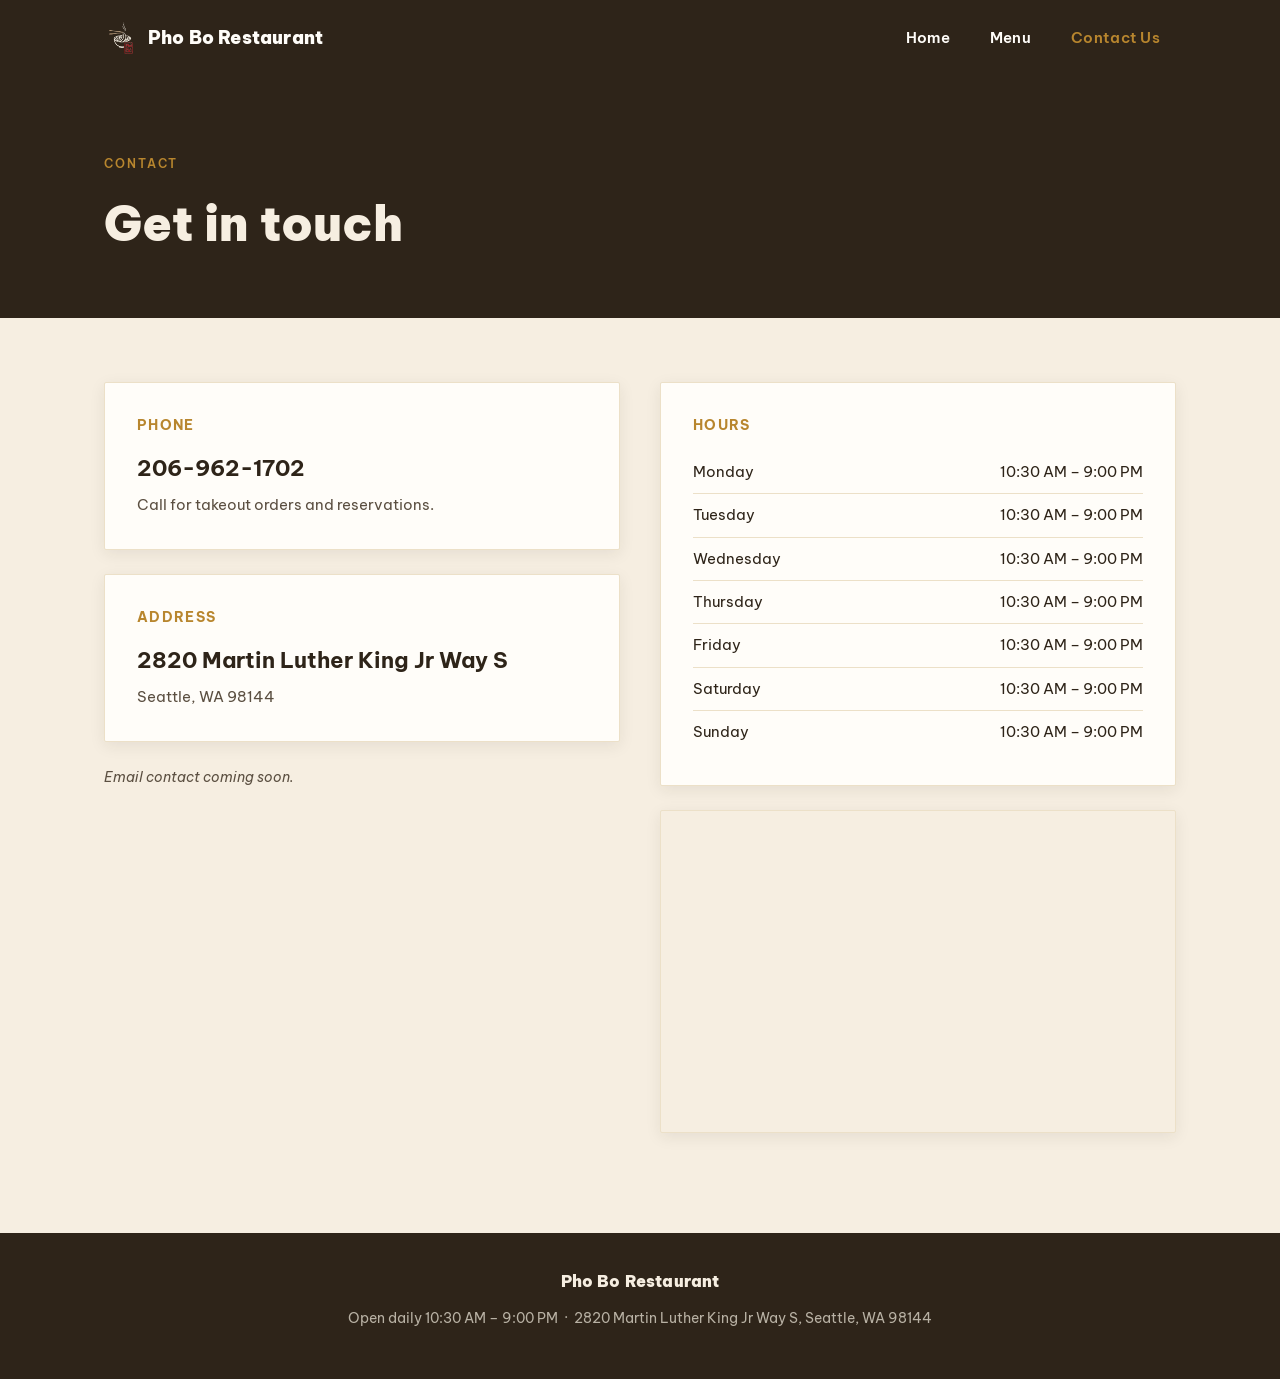
<file: contact.html>
<!DOCTYPE html>
<html lang="en">
<head>
<meta charset="UTF-8">
<meta name="viewport" content="width=device-width, initial-scale=1.0">
<title>Contact Us — Pho Bo Restaurant</title>
<meta name="description" content="Contact Pho Bo Restaurant — phone, address, and hours.">
<link rel="preconnect" href="https://fonts.googleapis.com">
<link rel="preconnect" href="https://fonts.gstatic.com" crossorigin>
<link href="https://fonts.googleapis.com/css2?family=Be+Vietnam+Pro:wght@400;500;600;700;900&display=swap" rel="stylesheet">
<link rel="icon" href="images/favicon.png" type="image/png">
<link rel="stylesheet" href="css/style.css">
</head>
<body>

<header class="site-header">
  <div class="wrap">
    <a href="index.html" class="brand">
      <img class="brand-mark brand-mark-light" src="images/logo-light.png" alt="Pho Bo Restaurant logo">
      <img class="brand-mark brand-mark-dark" src="images/logo-transparent.png" alt="Pho Bo Restaurant logo">
      Pho Bo Restaurant
    </a>
    <button class="nav-toggle" aria-label="Toggle navigation">
      <span></span><span></span><span></span>
    </button>
    <nav class="main-nav">
      <a href="index.html">Home</a>
      <a href="menu.html">Menu</a>
      <a href="contact.html">Contact Us</a>
    </nav>
  </div>
</header>

<section class="page-hero">
  <div class="wrap">
    <span class="eyebrow">Contact</span>
    <h1>Get in touch</h1>
  </div>
</section>

<section class="contact-section">
  <div class="wrap">
    <div class="contact-grid">

      <div>
        <div class="contact-card">
          <h3>Phone</h3>
          <p class="contact-detail"><a href="tel:12069621702">206-962-1702</a></p>
          <p class="contact-sub">Call for takeout orders and reservations.</p>
        </div>

        <div class="contact-card" style="margin-top:24px;">
          <h3>Address</h3>
          <p class="contact-detail">2820 Martin Luther King Jr Way S</p>
          <p class="contact-sub">Seattle, WA 98144</p>
        </div>

        <p class="email-note">Email contact coming soon.</p>
      </div>

      <div>
        <div class="contact-card">
          <h3>Hours</h3>
          <ul class="contact-hours-list">
            <li><span>Monday</span><span>10:30 AM – 9:00 PM</span></li>
            <li><span>Tuesday</span><span>10:30 AM – 9:00 PM</span></li>
            <li><span>Wednesday</span><span>10:30 AM – 9:00 PM</span></li>
            <li><span>Thursday</span><span>10:30 AM – 9:00 PM</span></li>
            <li><span>Friday</span><span>10:30 AM – 9:00 PM</span></li>
            <li><span>Saturday</span><span>10:30 AM – 9:00 PM</span></li>
            <li><span>Sunday</span><span>10:30 AM – 9:00 PM</span></li>
          </ul>
        </div>

        <div class="map-embed">
          <iframe
            title="Map to Pho Bo Restaurant"
            src="https://www.google.com/maps?q=2820+Martin+Luther+King+Jr+Way+S,+Seattle,+WA+98144&output=embed"
            width="100%" height="100%" style="border:0;"
            allowfullscreen loading="lazy"
            referrerpolicy="no-referrer-when-downgrade">
          </iframe>
        </div>
      </div>

    </div>
  </div>
</section>

<footer class="site-footer">
  <div class="wrap">
    <div class="brand">Pho Bo Restaurant</div>
    <p>Open daily 10:30 AM – 9:00 PM &nbsp;·&nbsp; 2820 Martin Luther King Jr Way S, Seattle, WA 98144</p>
  </div>
</footer>

<script src="js/script.js"></script>
</body>
</html>
</file>
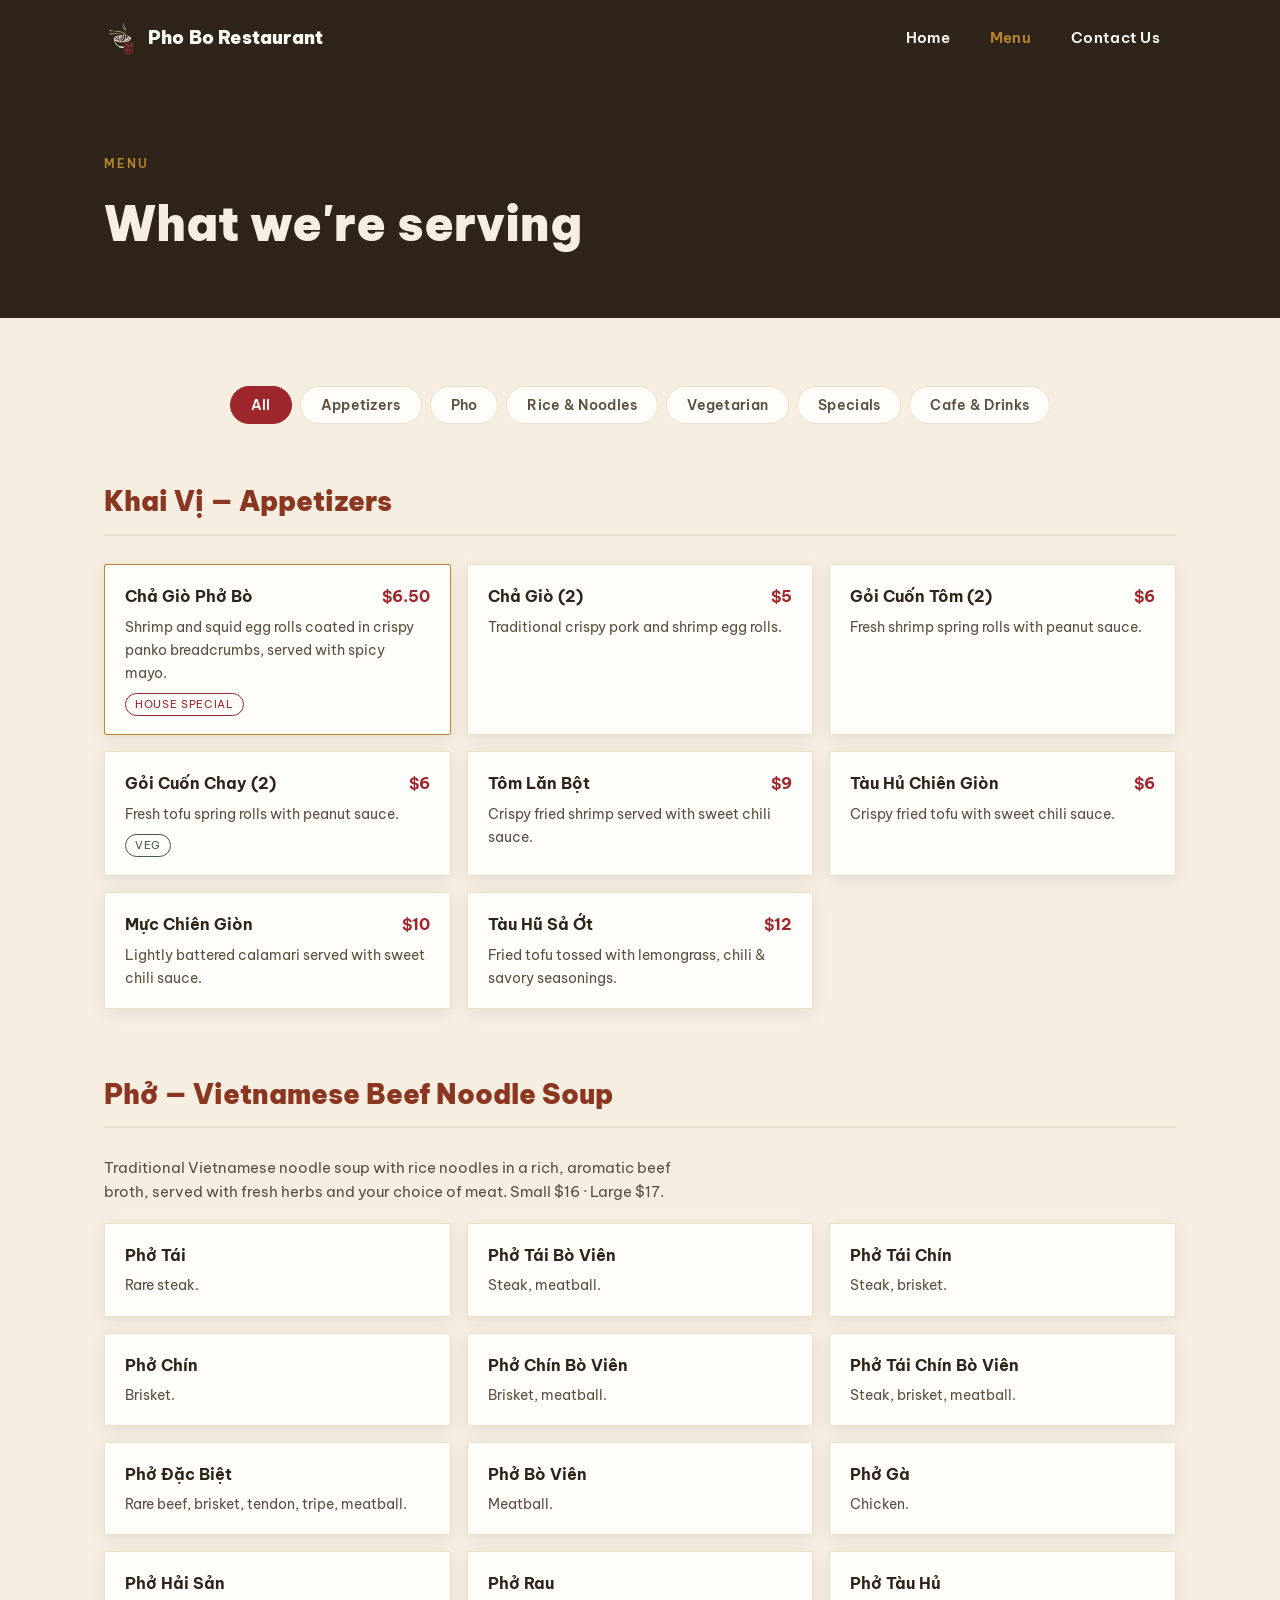
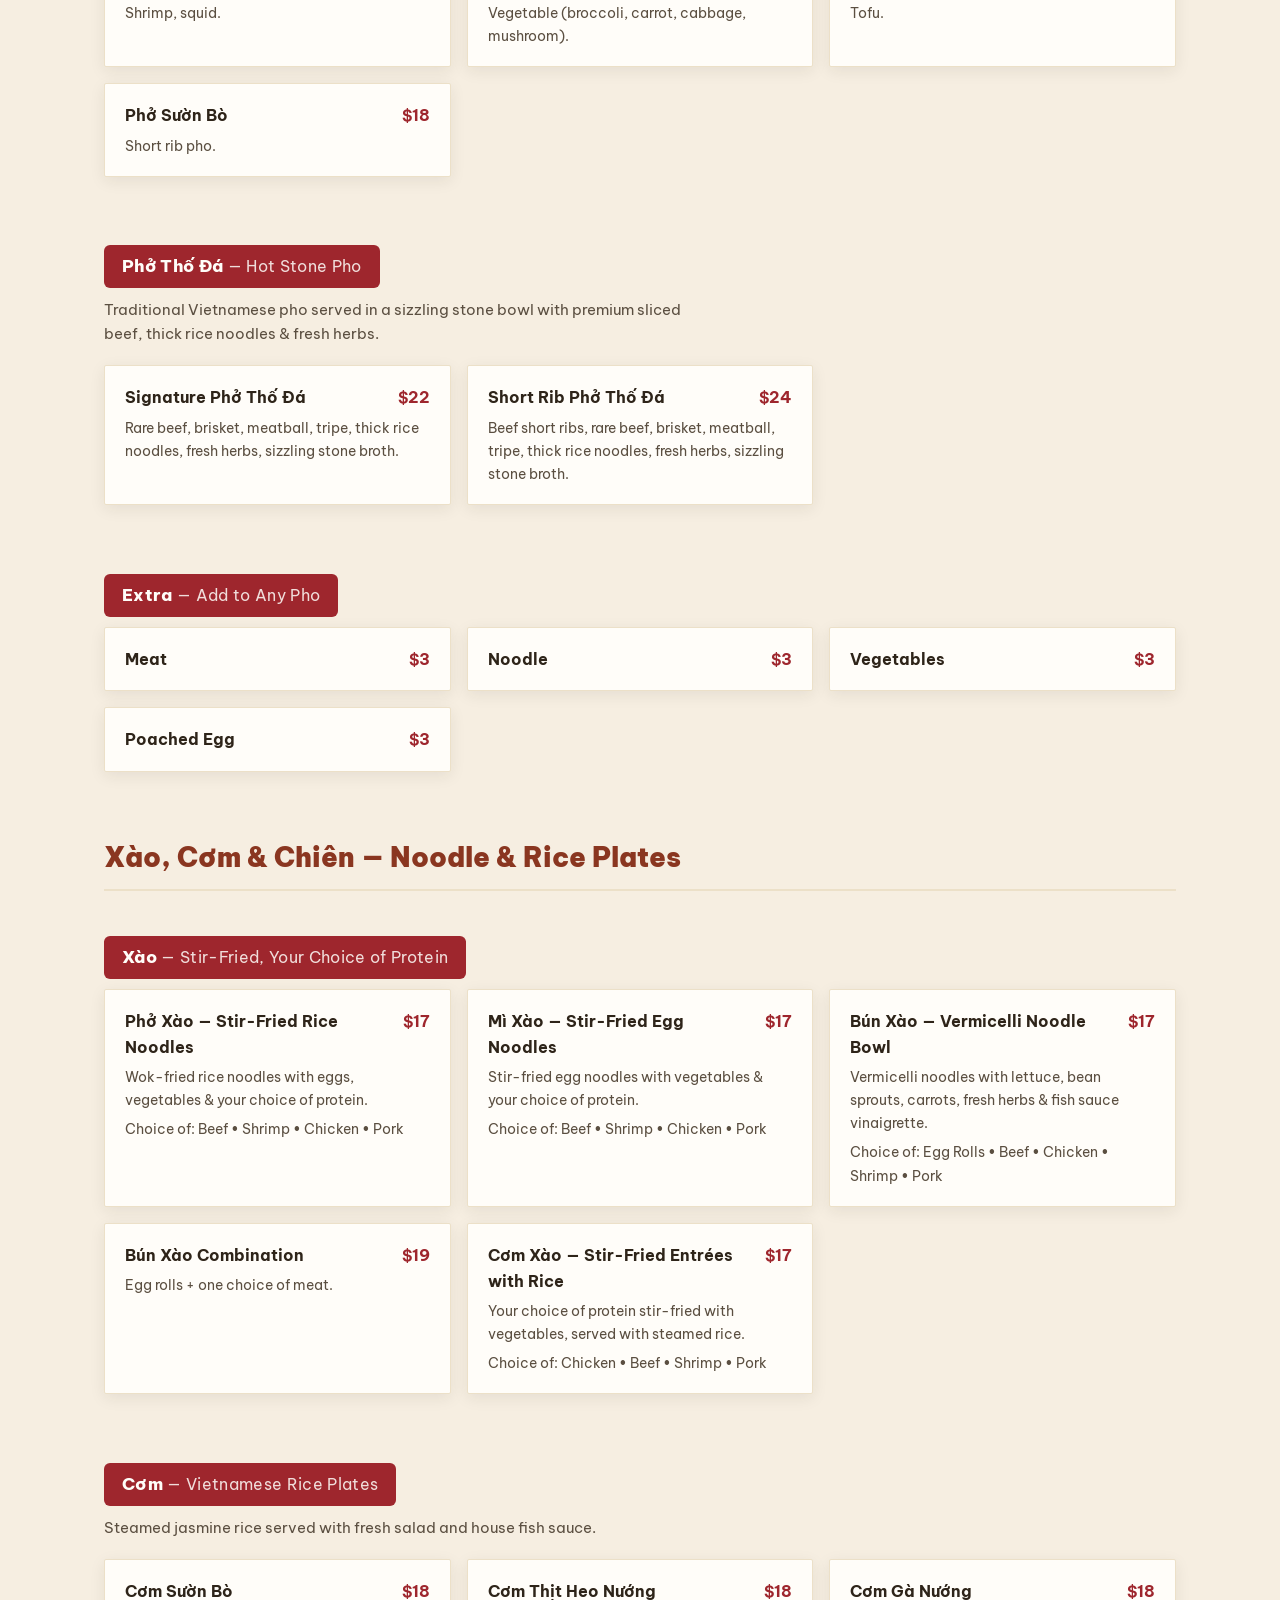
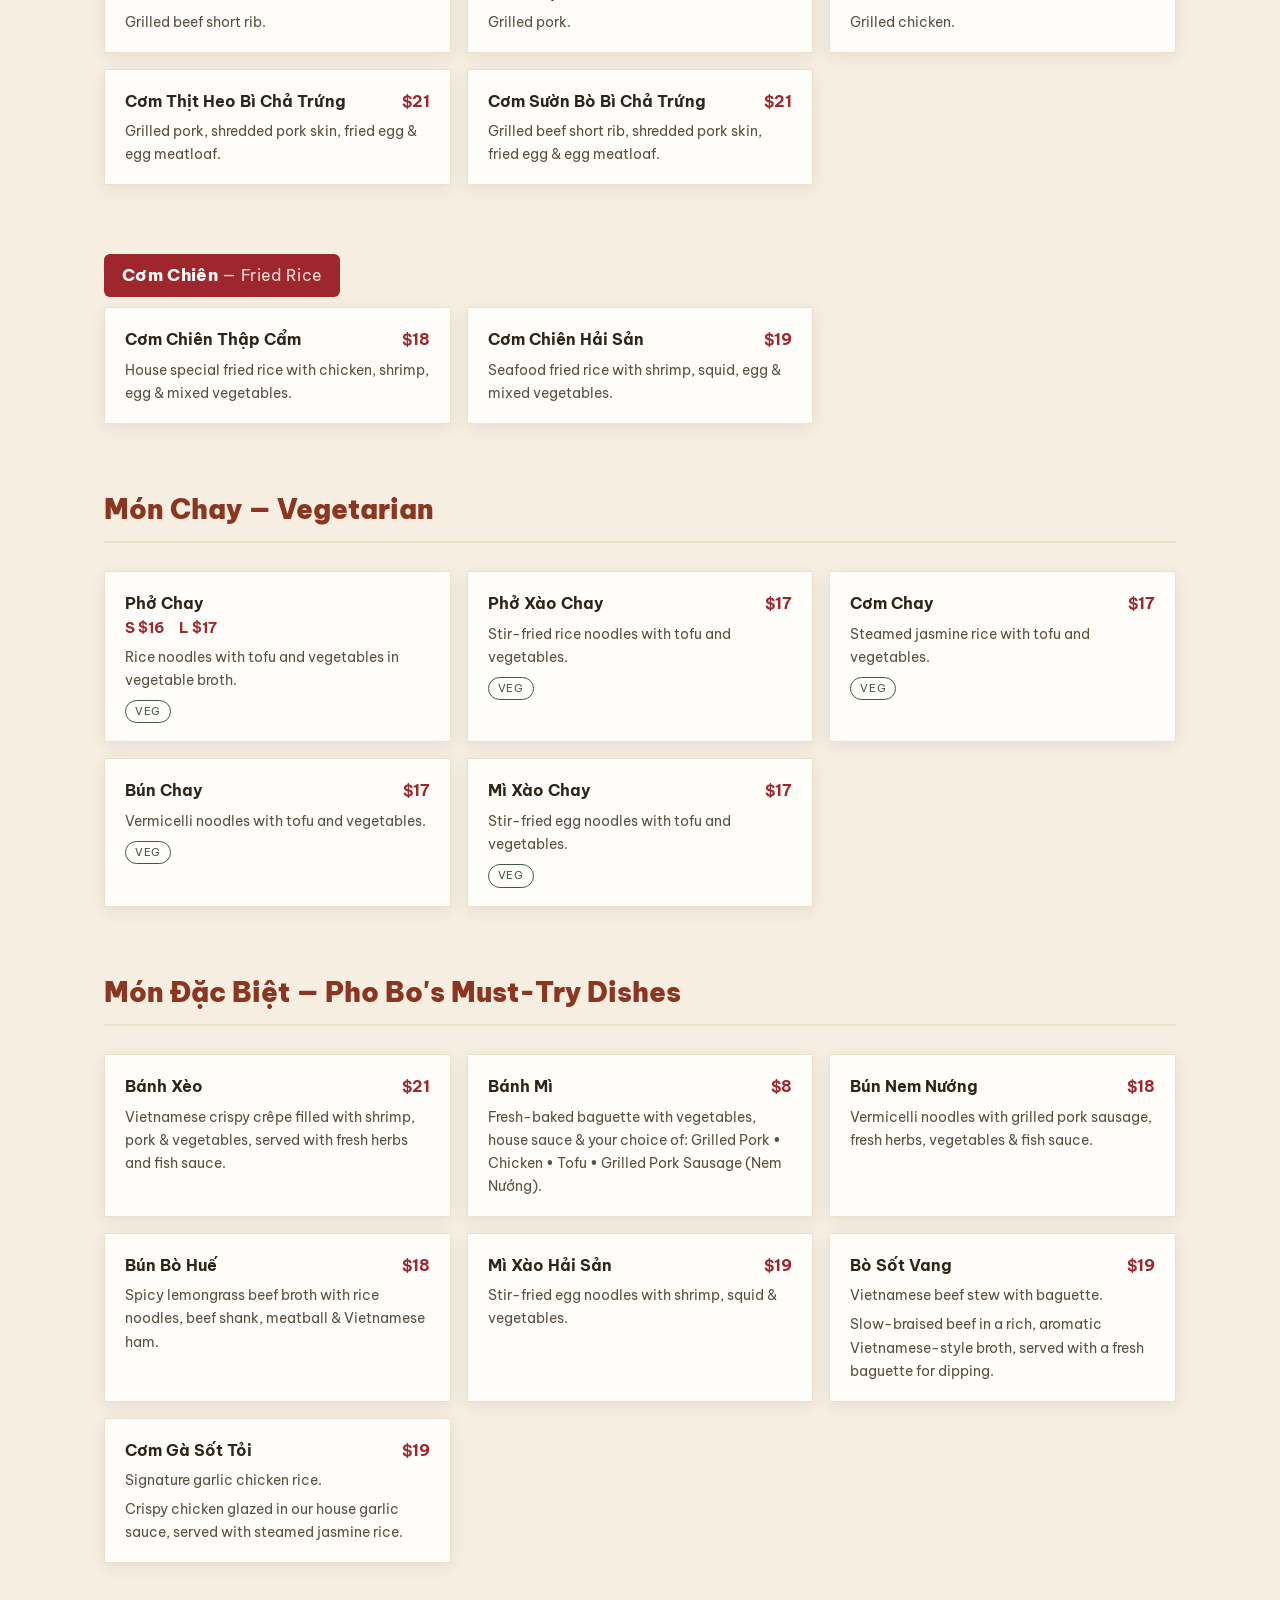
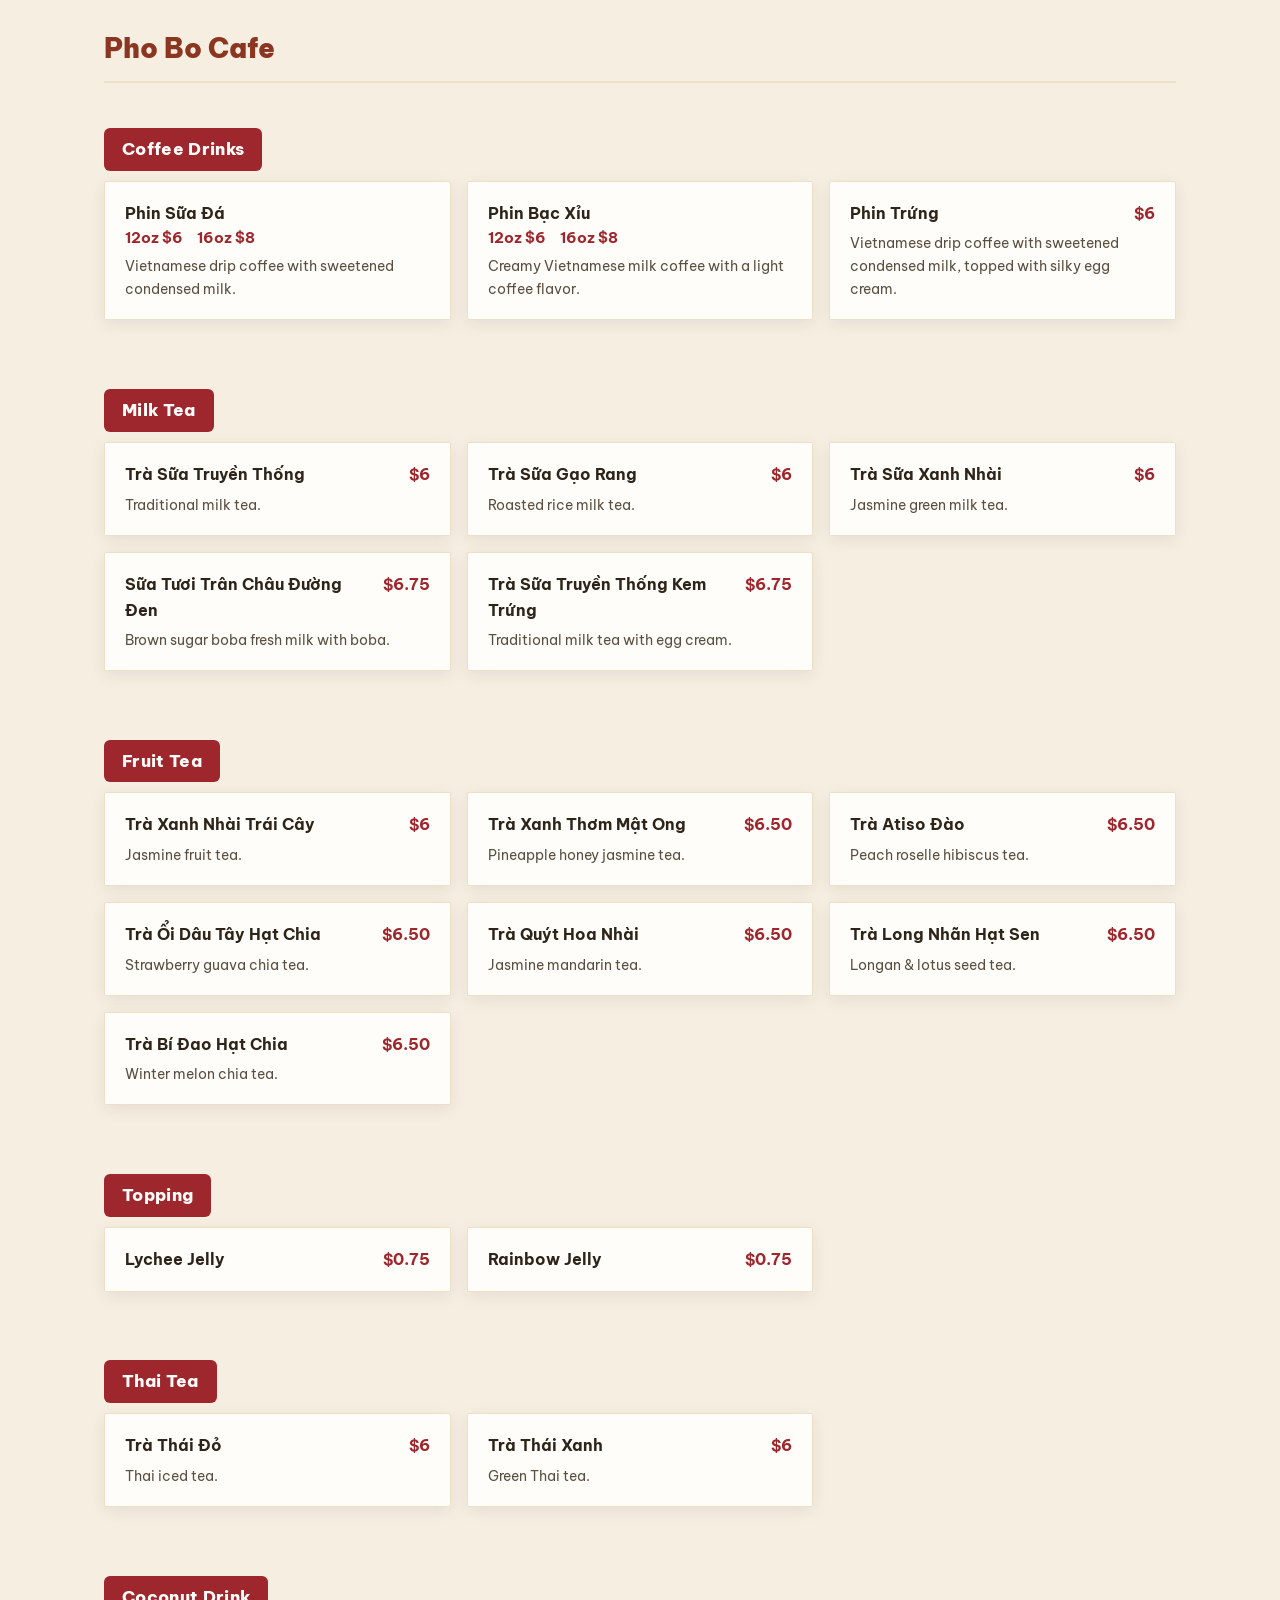
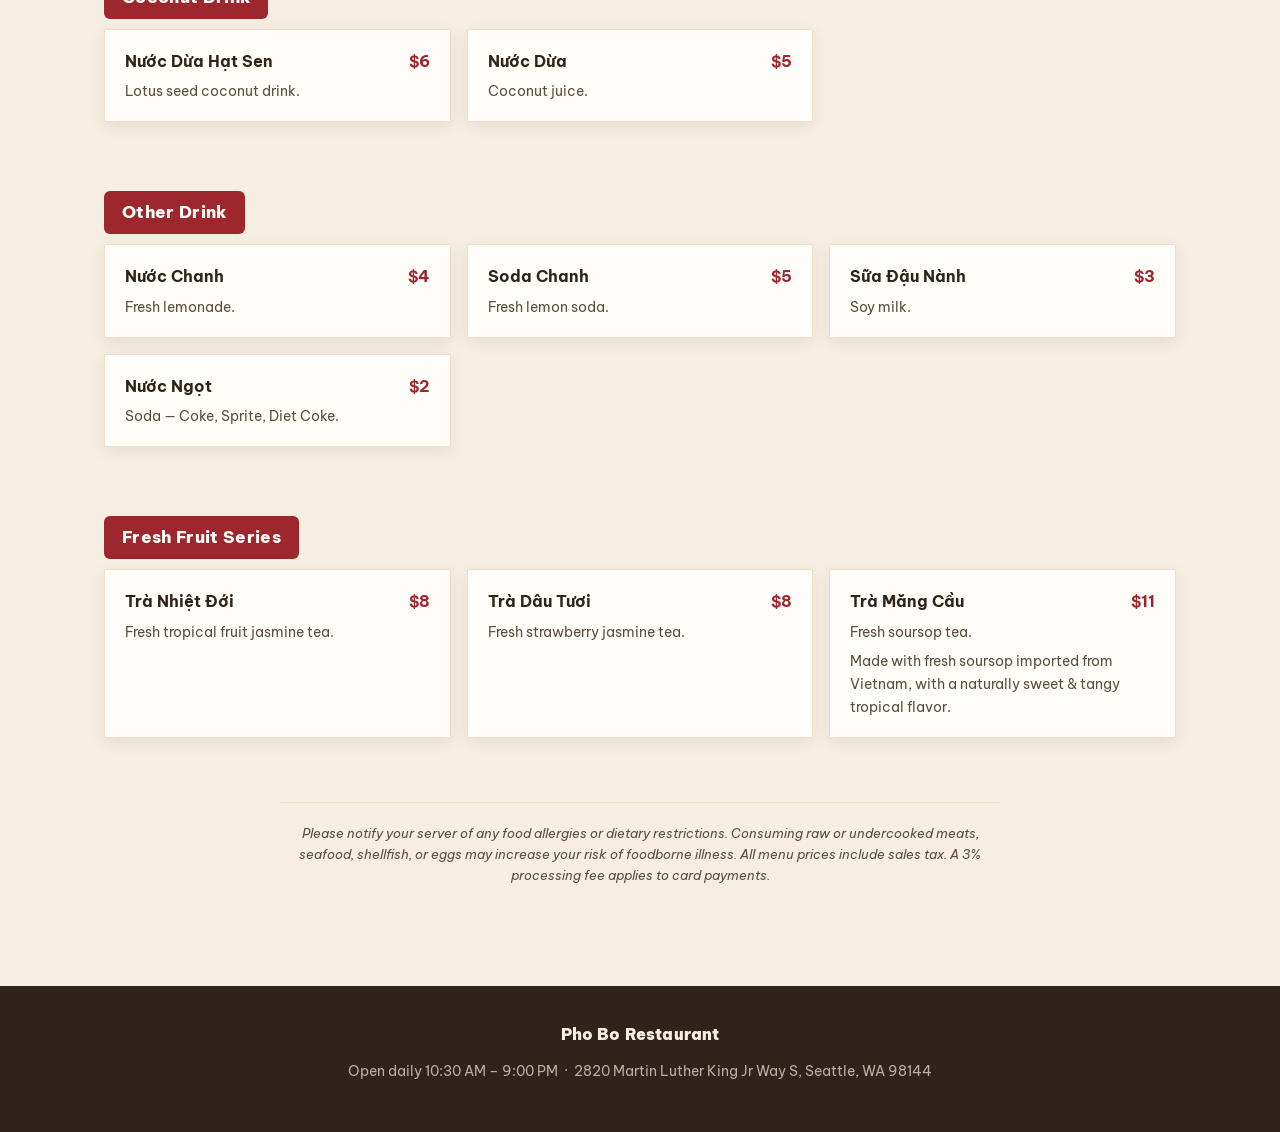
<file: menu.html>
<!DOCTYPE html>
<html lang="en">
<head>
<meta charset="UTF-8">
<meta name="viewport" content="width=device-width, initial-scale=1.0">
<title>Menu — Pho Bo Restaurant</title>
<meta name="description" content="Menu for Pho Bo Restaurant — pho, rice plates, vermicelli bowls, vegetarian options, and Pho Bo Cafe drinks.">
<link rel="preconnect" href="https://fonts.googleapis.com">
<link rel="preconnect" href="https://fonts.gstatic.com" crossorigin>
<link href="https://fonts.googleapis.com/css2?family=Be+Vietnam+Pro:wght@400;500;600;700;800;900&display=swap" rel="stylesheet">
<link rel="icon" href="images/favicon.png" type="image/png">
<link rel="stylesheet" href="css/style.css">
</head>
<body>

<header class="site-header">
  <div class="wrap">
    <a href="index.html" class="brand">
      <img class="brand-mark brand-mark-light" src="images/logo-light.png" alt="Pho Bo Restaurant logo">
      <img class="brand-mark brand-mark-dark" src="images/logo-transparent.png" alt="Pho Bo Restaurant logo">
      Pho Bo Restaurant
    </a>
    <button class="nav-toggle" aria-label="Toggle navigation">
      <span></span><span></span><span></span>
    </button>
    <nav class="main-nav">
      <a href="index.html">Home</a>
      <a href="menu.html">Menu</a>
      <a href="contact.html">Contact Us</a>
    </nav>
  </div>
</header>

<section class="page-hero">
  <div class="wrap">
    <span class="eyebrow">Menu</span>
    <h1>What we're serving</h1>
  </div>
</section>

<section class="menu-section">
  <div class="wrap">

    <div class="menu-tabs">
      <button class="menu-tab is-active" data-target="all">All</button>
      <button class="menu-tab" data-target="appetizers">Appetizers</button>
      <button class="menu-tab" data-target="pho">Pho</button>
      <button class="menu-tab" data-target="rice-noodles">Rice &amp; Noodles</button>
      <button class="menu-tab" data-target="vegetarian">Vegetarian</button>
      <button class="menu-tab" data-target="specials">Specials</button>
      <button class="menu-tab" data-target="drinks">Cafe &amp; Drinks</button>
    </div>

    <!-- ================= APPETIZERS ================= -->
    <div class="menu-group" data-group="appetizers">
      <h2 class="menu-group-title">Khai Vị — Appetizers</h2>
      <div class="menu-category">
        <div class="menu-grid">
          <div class="menu-item is-popular">
            <div class="menu-item-row"><span class="menu-item-name">Chả Giò Phở Bò</span><span class="menu-item-price">$6.50</span></div>
            <p class="menu-item-desc">Shrimp and squid egg rolls coated in crispy panko breadcrumbs, served with spicy mayo.</p>
            <span class="menu-item-tag" style="color:var(--color-lacquer); border-color:var(--color-lacquer);">House Special</span>
          </div>
          <div class="menu-item">
            <div class="menu-item-row"><span class="menu-item-name">Chả Giò (2)</span><span class="menu-item-price">$5</span></div>
            <p class="menu-item-desc">Traditional crispy pork and shrimp egg rolls.</p>
          </div>
          <div class="menu-item">
            <div class="menu-item-row"><span class="menu-item-name">Gỏi Cuốn Tôm (2)</span><span class="menu-item-price">$6</span></div>
            <p class="menu-item-desc">Fresh shrimp spring rolls with peanut sauce.</p>
          </div>
          <div class="menu-item">
            <div class="menu-item-row"><span class="menu-item-name">Gỏi Cuốn Chay (2)</span><span class="menu-item-price">$6</span></div>
            <p class="menu-item-desc">Fresh tofu spring rolls with peanut sauce.</p>
            <span class="menu-item-tag">Veg</span>
          </div>
          <div class="menu-item">
            <div class="menu-item-row"><span class="menu-item-name">Tôm Lăn Bột</span><span class="menu-item-price">$9</span></div>
            <p class="menu-item-desc">Crispy fried shrimp served with sweet chili sauce.</p>
          </div>
          <div class="menu-item">
            <div class="menu-item-row"><span class="menu-item-name">Tàu Hủ Chiên Giòn</span><span class="menu-item-price">$6</span></div>
            <p class="menu-item-desc">Crispy fried tofu with sweet chili sauce.</p>
          </div>
          <div class="menu-item">
            <div class="menu-item-row"><span class="menu-item-name">Mực Chiên Giòn</span><span class="menu-item-price">$10</span></div>
            <p class="menu-item-desc">Lightly battered calamari served with sweet chili sauce.</p>
          </div>
          <div class="menu-item">
            <div class="menu-item-row"><span class="menu-item-name">Tàu Hũ Sả Ớt</span><span class="menu-item-price">$12</span></div>
            <p class="menu-item-desc">Fried tofu tossed with lemongrass, chili &amp; savory seasonings.</p>
          </div>
        </div>
      </div>
    </div>

    <!-- ================= PHO ================= -->
    <div class="menu-group" data-group="pho">
      <h2 class="menu-group-title">Phở — Vietnamese Beef Noodle Soup</h2>
      <div class="menu-category">
        <p class="menu-category-note">Traditional Vietnamese noodle soup with rice noodles in a rich, aromatic beef broth, served with fresh herbs and your choice of meat. Small $16 · Large $17.</p>
        <div class="menu-grid">
          <div class="menu-item">
            <div class="menu-item-row"><span class="menu-item-name">Phở Tái</span></div>
            <p class="menu-item-desc">Rare steak.</p>
          </div>
          <div class="menu-item">
            <div class="menu-item-row"><span class="menu-item-name">Phở Tái Bò Viên</span></div>
            <p class="menu-item-desc">Steak, meatball.</p>
          </div>
          <div class="menu-item">
            <div class="menu-item-row"><span class="menu-item-name">Phở Tái Chín</span></div>
            <p class="menu-item-desc">Steak, brisket.</p>
          </div>
          <div class="menu-item">
            <div class="menu-item-row"><span class="menu-item-name">Phở Chín</span></div>
            <p class="menu-item-desc">Brisket.</p>
          </div>
          <div class="menu-item">
            <div class="menu-item-row"><span class="menu-item-name">Phở Chín Bò Viên</span></div>
            <p class="menu-item-desc">Brisket, meatball.</p>
          </div>
          <div class="menu-item">
            <div class="menu-item-row"><span class="menu-item-name">Phở Tái Chín Bò Viên</span></div>
            <p class="menu-item-desc">Steak, brisket, meatball.</p>
          </div>
          <div class="menu-item">
            <div class="menu-item-row"><span class="menu-item-name">Phở Đặc Biệt</span></div>
            <p class="menu-item-desc">Rare beef, brisket, tendon, tripe, meatball.</p>
          </div>
          <div class="menu-item">
            <div class="menu-item-row"><span class="menu-item-name">Phở Bò Viên</span></div>
            <p class="menu-item-desc">Meatball.</p>
          </div>
          <div class="menu-item">
            <div class="menu-item-row"><span class="menu-item-name">Phở Gà</span></div>
            <p class="menu-item-desc">Chicken.</p>
          </div>
          <div class="menu-item">
            <div class="menu-item-row"><span class="menu-item-name">Phở Hải Sản</span></div>
            <p class="menu-item-desc">Shrimp, squid.</p>
          </div>
          <div class="menu-item">
            <div class="menu-item-row"><span class="menu-item-name">Phở Rau</span></div>
            <p class="menu-item-desc">Vegetable (broccoli, carrot, cabbage, mushroom).</p>
          </div>
          <div class="menu-item">
            <div class="menu-item-row"><span class="menu-item-name">Phở Tàu Hủ</span></div>
            <p class="menu-item-desc">Tofu.</p>
          </div>
          <div class="menu-item">
            <div class="menu-item-row"><span class="menu-item-name">Phở Sườn Bò</span><span class="menu-item-price">$18</span></div>
            <p class="menu-item-desc">Short rib pho.</p>
          </div>
        </div>
      </div>
      <div class="menu-category" style="margin-top:40px;">
        <h3 class="menu-category-title">Phở Thố Đá <span class="menu-category-native">— Hot Stone Pho</span></h3>
        <p class="menu-category-note">Traditional Vietnamese pho served in a sizzling stone bowl with premium sliced beef, thick rice noodles &amp; fresh herbs.</p>
        <div class="menu-grid">
          <div class="menu-item">
            <div class="menu-item-row"><span class="menu-item-name">Signature Phở Thố Đá</span><span class="menu-item-price">$22</span></div>
            <p class="menu-item-desc">Rare beef, brisket, meatball, tripe, thick rice noodles, fresh herbs, sizzling stone broth.</p>
          </div>
          <div class="menu-item">
            <div class="menu-item-row"><span class="menu-item-name">Short Rib Phở Thố Đá</span><span class="menu-item-price">$24</span></div>
            <p class="menu-item-desc">Beef short ribs, rare beef, brisket, meatball, tripe, thick rice noodles, fresh herbs, sizzling stone broth.</p>
          </div>
        </div>
      </div>
      <div class="menu-category" style="margin-top:40px;">
        <h3 class="menu-category-title">Extra <span class="menu-category-native">— Add to Any Pho</span></h3>
        <div class="menu-grid">
          <div class="menu-item">
            <div class="menu-item-row"><span class="menu-item-name">Meat</span><span class="menu-item-price">$3</span></div>
          </div>
          <div class="menu-item">
            <div class="menu-item-row"><span class="menu-item-name">Noodle</span><span class="menu-item-price">$3</span></div>
          </div>
          <div class="menu-item">
            <div class="menu-item-row"><span class="menu-item-name">Vegetables</span><span class="menu-item-price">$3</span></div>
          </div>
          <div class="menu-item">
            <div class="menu-item-row"><span class="menu-item-name">Poached Egg</span><span class="menu-item-price">$3</span></div>
          </div>
        </div>
      </div>
    </div>

    <!-- ================= RICE & NOODLES ================= -->
    <div class="menu-group" data-group="rice-noodles">
      <h2 class="menu-group-title">Xào, Cơm &amp; Chiên — Noodle &amp; Rice Plates</h2>
      <div class="menu-category">
        <h3 class="menu-category-title">Xào <span class="menu-category-native">— Stir-Fried, Your Choice of Protein</span></h3>
        <div class="menu-grid">
          <div class="menu-item">
            <div class="menu-item-row"><span class="menu-item-name">Phở Xào — Stir-Fried Rice Noodles</span><span class="menu-item-price">$17</span></div>
            <p class="menu-item-desc">Wok-fried rice noodles with eggs, vegetables &amp; your choice of protein.</p>
            <p class="menu-item-desc">Choice of: Beef • Shrimp • Chicken • Pork</p>
          </div>
          <div class="menu-item">
            <div class="menu-item-row"><span class="menu-item-name">Mì Xào — Stir-Fried Egg Noodles</span><span class="menu-item-price">$17</span></div>
            <p class="menu-item-desc">Stir-fried egg noodles with vegetables &amp; your choice of protein.</p>
            <p class="menu-item-desc">Choice of: Beef • Shrimp • Chicken • Pork</p>
          </div>
          <div class="menu-item">
            <div class="menu-item-row"><span class="menu-item-name">Bún Xào — Vermicelli Noodle Bowl</span><span class="menu-item-price">$17</span></div>
            <p class="menu-item-desc">Vermicelli noodles with lettuce, bean sprouts, carrots, fresh herbs &amp; fish sauce vinaigrette.</p>
            <p class="menu-item-desc">Choice of: Egg Rolls • Beef • Chicken • Shrimp • Pork</p>
          </div>
          <div class="menu-item">
            <div class="menu-item-row"><span class="menu-item-name">Bún Xào Combination</span><span class="menu-item-price">$19</span></div>
            <p class="menu-item-desc">Egg rolls + one choice of meat.</p>
          </div>
          <div class="menu-item">
            <div class="menu-item-row"><span class="menu-item-name">Cơm Xào — Stir-Fried Entrées with Rice</span><span class="menu-item-price">$17</span></div>
            <p class="menu-item-desc">Your choice of protein stir-fried with vegetables, served with steamed rice.</p>
            <p class="menu-item-desc">Choice of: Chicken • Beef • Shrimp • Pork</p>
          </div>
        </div>
      </div>
      <div class="menu-category" style="margin-top:40px;">
        <h3 class="menu-category-title">Cơm <span class="menu-category-native">— Vietnamese Rice Plates</span></h3>
        <p class="menu-category-note">Steamed jasmine rice served with fresh salad and house fish sauce.</p>
        <div class="menu-grid">
          <div class="menu-item">
            <div class="menu-item-row"><span class="menu-item-name">Cơm Sườn Bò</span><span class="menu-item-price">$18</span></div>
            <p class="menu-item-desc">Grilled beef short rib.</p>
          </div>
          <div class="menu-item">
            <div class="menu-item-row"><span class="menu-item-name">Cơm Thịt Heo Nướng</span><span class="menu-item-price">$18</span></div>
            <p class="menu-item-desc">Grilled pork.</p>
          </div>
          <div class="menu-item">
            <div class="menu-item-row"><span class="menu-item-name">Cơm Gà Nướng</span><span class="menu-item-price">$18</span></div>
            <p class="menu-item-desc">Grilled chicken.</p>
          </div>
          <div class="menu-item">
            <div class="menu-item-row"><span class="menu-item-name">Cơm Thịt Heo Bì Chả Trứng</span><span class="menu-item-price">$21</span></div>
            <p class="menu-item-desc">Grilled pork, shredded pork skin, fried egg &amp; egg meatloaf.</p>
          </div>
          <div class="menu-item">
            <div class="menu-item-row"><span class="menu-item-name">Cơm Sườn Bò Bì Chả Trứng</span><span class="menu-item-price">$21</span></div>
            <p class="menu-item-desc">Grilled beef short rib, shredded pork skin, fried egg &amp; egg meatloaf.</p>
          </div>
        </div>
      </div>
      <div class="menu-category" style="margin-top:40px;">
        <h3 class="menu-category-title">Cơm Chiên <span class="menu-category-native">— Fried Rice</span></h3>
        <div class="menu-grid">
          <div class="menu-item">
            <div class="menu-item-row"><span class="menu-item-name">Cơm Chiên Thập Cẩm</span><span class="menu-item-price">$18</span></div>
            <p class="menu-item-desc">House special fried rice with chicken, shrimp, egg &amp; mixed vegetables.</p>
          </div>
          <div class="menu-item">
            <div class="menu-item-row"><span class="menu-item-name">Cơm Chiên Hải Sản</span><span class="menu-item-price">$19</span></div>
            <p class="menu-item-desc">Seafood fried rice with shrimp, squid, egg &amp; mixed vegetables.</p>
          </div>
        </div>
      </div>
    </div>

    <!-- ================= VEGETARIAN ================= -->
    <div class="menu-group" data-group="vegetarian">
      <h2 class="menu-group-title">Món Chay — Vegetarian</h2>
      <div class="menu-category">
        <div class="menu-grid">
          <div class="menu-item">
            <div class="menu-item-row"><span class="menu-item-name">Phở Chay</span></div>
            <div class="menu-item-sizes"><span>S $16</span><span>L $17</span></div>
            <p class="menu-item-desc">Rice noodles with tofu and vegetables in vegetable broth.</p>
            <span class="menu-item-tag">Veg</span>
          </div>
          <div class="menu-item">
            <div class="menu-item-row"><span class="menu-item-name">Phở Xào Chay</span><span class="menu-item-price">$17</span></div>
            <p class="menu-item-desc">Stir-fried rice noodles with tofu and vegetables.</p>
            <span class="menu-item-tag">Veg</span>
          </div>
          <div class="menu-item">
            <div class="menu-item-row"><span class="menu-item-name">Cơm Chay</span><span class="menu-item-price">$17</span></div>
            <p class="menu-item-desc">Steamed jasmine rice with tofu and vegetables.</p>
            <span class="menu-item-tag">Veg</span>
          </div>
          <div class="menu-item">
            <div class="menu-item-row"><span class="menu-item-name">Bún Chay</span><span class="menu-item-price">$17</span></div>
            <p class="menu-item-desc">Vermicelli noodles with tofu and vegetables.</p>
            <span class="menu-item-tag">Veg</span>
          </div>
          <div class="menu-item">
            <div class="menu-item-row"><span class="menu-item-name">Mì Xào Chay</span><span class="menu-item-price">$17</span></div>
            <p class="menu-item-desc">Stir-fried egg noodles with tofu and vegetables.</p>
            <span class="menu-item-tag">Veg</span>
          </div>
        </div>
      </div>
    </div>

    <!-- ================= SPECIALS ================= -->
    <div class="menu-group" data-group="specials">
      <h2 class="menu-group-title">Món Đặc Biệt — Pho Bo's Must-Try Dishes</h2>
      <div class="menu-category">
        <div class="menu-grid">
          <div class="menu-item">
            <div class="menu-item-row"><span class="menu-item-name">Bánh Xèo</span><span class="menu-item-price">$21</span></div>
            <p class="menu-item-desc">Vietnamese crispy crêpe filled with shrimp, pork &amp; vegetables, served with fresh herbs and fish sauce.</p>
          </div>
          <div class="menu-item">
            <div class="menu-item-row"><span class="menu-item-name">Bánh Mì</span><span class="menu-item-price">$8</span></div>
            <p class="menu-item-desc">Fresh-baked baguette with vegetables, house sauce &amp; your choice of: Grilled Pork • Chicken • Tofu • Grilled Pork Sausage (Nem Nướng).</p>
          </div>
          <div class="menu-item">
            <div class="menu-item-row"><span class="menu-item-name">Bún Nem Nướng</span><span class="menu-item-price">$18</span></div>
            <p class="menu-item-desc">Vermicelli noodles with grilled pork sausage, fresh herbs, vegetables &amp; fish sauce.</p>
          </div>
          <div class="menu-item">
            <div class="menu-item-row"><span class="menu-item-name">Bún Bò Huế</span><span class="menu-item-price">$18</span></div>
            <p class="menu-item-desc">Spicy lemongrass beef broth with rice noodles, beef shank, meatball &amp; Vietnamese ham.</p>
          </div>
          <div class="menu-item">
            <div class="menu-item-row"><span class="menu-item-name">Mì Xào Hải Sản</span><span class="menu-item-price">$19</span></div>
            <p class="menu-item-desc">Stir-fried egg noodles with shrimp, squid &amp; vegetables.</p>
          </div>
          <div class="menu-item">
            <div class="menu-item-row"><span class="menu-item-name">Bò Sốt Vang</span><span class="menu-item-price">$19</span></div>
            <p class="menu-item-desc">Vietnamese beef stew with baguette.</p>
            <p class="menu-item-desc">Slow-braised beef in a rich, aromatic Vietnamese-style broth, served with a fresh baguette for dipping.</p>
          </div>
          <div class="menu-item">
            <div class="menu-item-row"><span class="menu-item-name">Cơm Gà Sốt Tỏi</span><span class="menu-item-price">$19</span></div>
            <p class="menu-item-desc">Signature garlic chicken rice.</p>
            <p class="menu-item-desc">Crispy chicken glazed in our house garlic sauce, served with steamed jasmine rice.</p>
          </div>
        </div>
      </div>
    </div>

    <!-- ================= CAFE & DRINKS ================= -->
    <div class="menu-group" data-group="drinks">
      <h2 class="menu-group-title">Pho Bo Cafe</h2>

      <div class="menu-category">
        <h3 class="menu-category-title">Coffee Drinks</h3>
        <div class="menu-grid">
          <div class="menu-item">
            <div class="menu-item-row"><span class="menu-item-name">Phin Sữa Đá</span></div>
            <div class="menu-item-sizes"><span>12oz $6</span><span>16oz $8</span></div>
            <p class="menu-item-desc">Vietnamese drip coffee with sweetened condensed milk.</p>
          </div>
          <div class="menu-item">
            <div class="menu-item-row"><span class="menu-item-name">Phin Bạc Xỉu</span></div>
            <div class="menu-item-sizes"><span>12oz $6</span><span>16oz $8</span></div>
            <p class="menu-item-desc">Creamy Vietnamese milk coffee with a light coffee flavor.</p>
          </div>
          <div class="menu-item">
            <div class="menu-item-row"><span class="menu-item-name">Phin Trứng</span><span class="menu-item-price">$6</span></div>
            <p class="menu-item-desc">Vietnamese drip coffee with sweetened condensed milk, topped with silky egg cream.</p>
          </div>
        </div>
      </div>
      <div class="menu-category" style="margin-top:40px;">
        <h3 class="menu-category-title">Milk Tea</h3>
        <div class="menu-grid">
          <div class="menu-item">
            <div class="menu-item-row"><span class="menu-item-name">Trà Sữa Truyền Thống</span><span class="menu-item-price">$6</span></div>
            <p class="menu-item-desc">Traditional milk tea.</p>
          </div>
          <div class="menu-item">
            <div class="menu-item-row"><span class="menu-item-name">Trà Sữa Gạo Rang</span><span class="menu-item-price">$6</span></div>
            <p class="menu-item-desc">Roasted rice milk tea.</p>
          </div>
          <div class="menu-item">
            <div class="menu-item-row"><span class="menu-item-name">Trà Sữa Xanh Nhài</span><span class="menu-item-price">$6</span></div>
            <p class="menu-item-desc">Jasmine green milk tea.</p>
          </div>
          <div class="menu-item">
            <div class="menu-item-row"><span class="menu-item-name">Sữa Tươi Trân Châu Đường Đen</span><span class="menu-item-price">$6.75</span></div>
            <p class="menu-item-desc">Brown sugar boba fresh milk with boba.</p>
          </div>
          <div class="menu-item">
            <div class="menu-item-row"><span class="menu-item-name">Trà Sữa Truyền Thống Kem Trứng</span><span class="menu-item-price">$6.75</span></div>
            <p class="menu-item-desc">Traditional milk tea with egg cream.</p>
          </div>
        </div>
      </div>
      <div class="menu-category" style="margin-top:40px;">
        <h3 class="menu-category-title">Fruit Tea</h3>
        <div class="menu-grid">
          <div class="menu-item">
            <div class="menu-item-row"><span class="menu-item-name">Trà Xanh Nhài Trái Cây</span><span class="menu-item-price">$6</span></div>
            <p class="menu-item-desc">Jasmine fruit tea.</p>
          </div>
          <div class="menu-item">
            <div class="menu-item-row"><span class="menu-item-name">Trà Xanh Thơm Mật Ong</span><span class="menu-item-price">$6.50</span></div>
            <p class="menu-item-desc">Pineapple honey jasmine tea.</p>
          </div>
          <div class="menu-item">
            <div class="menu-item-row"><span class="menu-item-name">Trà Atiso Đào</span><span class="menu-item-price">$6.50</span></div>
            <p class="menu-item-desc">Peach roselle hibiscus tea.</p>
          </div>
          <div class="menu-item">
            <div class="menu-item-row"><span class="menu-item-name">Trà Ổi Dâu Tây Hạt Chia</span><span class="menu-item-price">$6.50</span></div>
            <p class="menu-item-desc">Strawberry guava chia tea.</p>
          </div>
          <div class="menu-item">
            <div class="menu-item-row"><span class="menu-item-name">Trà Quýt Hoa Nhài</span><span class="menu-item-price">$6.50</span></div>
            <p class="menu-item-desc">Jasmine mandarin tea.</p>
          </div>
          <div class="menu-item">
            <div class="menu-item-row"><span class="menu-item-name">Trà Long Nhãn Hạt Sen</span><span class="menu-item-price">$6.50</span></div>
            <p class="menu-item-desc">Longan &amp; lotus seed tea.</p>
          </div>
          <div class="menu-item">
            <div class="menu-item-row"><span class="menu-item-name">Trà Bí Đao Hạt Chia</span><span class="menu-item-price">$6.50</span></div>
            <p class="menu-item-desc">Winter melon chia tea.</p>
          </div>
        </div>
      </div>
      <div class="menu-category" style="margin-top:40px;">
        <h3 class="menu-category-title">Topping</h3>
        <div class="menu-grid">
          <div class="menu-item">
            <div class="menu-item-row"><span class="menu-item-name">Lychee Jelly</span><span class="menu-item-price">$0.75</span></div>
          </div>
          <div class="menu-item">
            <div class="menu-item-row"><span class="menu-item-name">Rainbow Jelly</span><span class="menu-item-price">$0.75</span></div>
          </div>
        </div>
      </div>
      <div class="menu-category" style="margin-top:40px;">
        <h3 class="menu-category-title">Thai Tea</h3>
        <div class="menu-grid">
          <div class="menu-item">
            <div class="menu-item-row"><span class="menu-item-name">Trà Thái Đỏ</span><span class="menu-item-price">$6</span></div>
            <p class="menu-item-desc">Thai iced tea.</p>
          </div>
          <div class="menu-item">
            <div class="menu-item-row"><span class="menu-item-name">Trà Thái Xanh</span><span class="menu-item-price">$6</span></div>
            <p class="menu-item-desc">Green Thai tea.</p>
          </div>
        </div>
      </div>
      <div class="menu-category" style="margin-top:40px;">
        <h3 class="menu-category-title">Coconut Drink</h3>
        <div class="menu-grid">
          <div class="menu-item">
            <div class="menu-item-row"><span class="menu-item-name">Nước Dừa Hạt Sen</span><span class="menu-item-price">$6</span></div>
            <p class="menu-item-desc">Lotus seed coconut drink.</p>
          </div>
          <div class="menu-item">
            <div class="menu-item-row"><span class="menu-item-name">Nước Dừa</span><span class="menu-item-price">$5</span></div>
            <p class="menu-item-desc">Coconut juice.</p>
          </div>
        </div>
      </div>
      <div class="menu-category" style="margin-top:40px;">
        <h3 class="menu-category-title">Other Drink</h3>
        <div class="menu-grid">
          <div class="menu-item">
            <div class="menu-item-row"><span class="menu-item-name">Nước Chanh</span><span class="menu-item-price">$4</span></div>
            <p class="menu-item-desc">Fresh lemonade.</p>
          </div>
          <div class="menu-item">
            <div class="menu-item-row"><span class="menu-item-name">Soda Chanh</span><span class="menu-item-price">$5</span></div>
            <p class="menu-item-desc">Fresh lemon soda.</p>
          </div>
          <div class="menu-item">
            <div class="menu-item-row"><span class="menu-item-name">Sữa Đậu Nành</span><span class="menu-item-price">$3</span></div>
            <p class="menu-item-desc">Soy milk.</p>
          </div>
          <div class="menu-item">
            <div class="menu-item-row"><span class="menu-item-name">Nước Ngọt</span><span class="menu-item-price">$2</span></div>
            <p class="menu-item-desc">Soda — Coke, Sprite, Diet Coke.</p>
          </div>
        </div>
      </div>
      <div class="menu-category" style="margin-top:40px;">
        <h3 class="menu-category-title">Fresh Fruit Series</h3>
        <div class="menu-grid">
          <div class="menu-item">
            <div class="menu-item-row"><span class="menu-item-name">Trà Nhiệt Đới</span><span class="menu-item-price">$8</span></div>
            <p class="menu-item-desc">Fresh tropical fruit jasmine tea.</p>
          </div>
          <div class="menu-item">
            <div class="menu-item-row"><span class="menu-item-name">Trà Dâu Tươi</span><span class="menu-item-price">$8</span></div>
            <p class="menu-item-desc">Fresh strawberry jasmine tea.</p>
          </div>
          <div class="menu-item">
            <div class="menu-item-row"><span class="menu-item-name">Trà Măng Cầu</span><span class="menu-item-price">$11</span></div>
            <p class="menu-item-desc">Fresh soursop tea.</p>
            <p class="menu-item-desc">Made with fresh soursop imported from Vietnam, with a naturally sweet &amp; tangy tropical flavor.</p>
          </div>
        </div>
      </div>
    </div>

    <p class="menu-footnote">
      Please notify your server of any food allergies or dietary restrictions. Consuming raw or undercooked meats, seafood, shellfish, or eggs may increase your risk of foodborne illness.
      All menu prices include sales tax. A 3% processing fee applies to card payments.
    </p>

  </div>
</section>

<footer class="site-footer">
  <div class="wrap">
    <div class="brand">Pho Bo Restaurant</div>
    <p>Open daily 10:30 AM – 9:00 PM &nbsp;·&nbsp; 2820 Martin Luther King Jr Way S, Seattle, WA 98144</p>
  </div>
</footer>

<script src="js/script.js"></script>
</body>
</html>
</file>
<file: css/style.css>
/* ============================================
   Pho Bo Restaurant — Design Tokens
   Palette drawn from Vietnamese lacquerware,
   broth, and herb-garnish colors.
   ============================================ */
:root {
  --color-lacquer: #9E262D;      /* brand red — sampled from the menu's category badges & logo stamp */
  --color-lacquer-dark: #711A20; /* shadow / hover state */
  --color-rust: #8A3620;         /* deep rust-brown — sampled from the cafe promo tag */
  --color-gold: #B8862E;         /* broth gold — secondary accent */
  --color-herb: #3F5A44;         /* herb green — tertiary accent for veg/tags */
  --color-rice: #F6EEE1;         /* rice-paper cream — sampled from the menu background */
  --color-rice-dark: #ECE0C8;    /* card / section background */
  --color-ink: #2E2419;          /* warm charcoal — primary text */
  --color-ink-soft: #5B4F41;     /* softened text */
  --color-white: #FFFDF9;

  --font-display: 'Be Vietnam Pro', sans-serif;
  --font-body: 'Be Vietnam Pro', sans-serif;

  --radius-plaque: 2px;
  --shadow-soft: 0 12px 32px rgba(42, 33, 27, 0.18);
  --shadow-card: 0 4px 16px rgba(42, 33, 27, 0.08);

  --max-width: 1120px;
}

* { box-sizing: border-box; }

html { scroll-behavior: smooth; }

body {
  margin: 0;
  font-family: var(--font-body);
  background: var(--color-rice);
  color: var(--color-ink);
  line-height: 1.6;
  -webkit-font-smoothing: antialiased;
}

img { max-width: 100%; display: block; }

a { color: inherit; text-decoration: none; }

.wrap {
  max-width: var(--max-width);
  margin: 0 auto;
  padding: 0 24px;
}

/* ============ Eyebrow / labels ============ */
.eyebrow {
  font-family: var(--font-display);
  font-weight: 600;
  font-size: 0.78rem;
  letter-spacing: 0.16em;
  text-transform: uppercase;
  color: var(--color-lacquer);
}

/* ============ Header / Nav ============ */
.site-header {
  position: fixed;
  top: 0;
  left: 0;
  right: 0;
  z-index: 100;
  padding: 18px 0;
  transition: background 0.35s ease, box-shadow 0.35s ease, padding 0.35s ease;
}

.site-header.is-solid {
  background: var(--color-rice);
  box-shadow: 0 2px 14px rgba(42, 33, 27, 0.10);
  padding: 12px 0;
}

.site-header .wrap {
  display: flex;
  align-items: center;
  justify-content: space-between;
}

.brand {
  font-family: var(--font-display);
  font-weight: 900;
  font-size: 1.15rem;
  letter-spacing: 0.01em;
  color: var(--color-white);
  display: flex;
  align-items: center;
  gap: 10px;
  transition: color 0.35s ease;
}

.site-header.is-solid .brand { color: var(--color-ink); }

.brand-mark {
  width: 34px;
  height: 34px;
  flex-shrink: 0;
  object-fit: contain;
  border-radius: 4px;
}
.brand-mark-dark { display: none; }
.site-header.is-solid .brand-mark-light { display: none; }
.site-header.is-solid .brand-mark-dark { display: block; }

nav.main-nav { display: flex; gap: 8px; align-items: center; }

nav.main-nav a {
  font-family: var(--font-display);
  font-weight: 600;
  font-size: 0.92rem;
  letter-spacing: 0.02em;
  color: var(--color-white);
  padding: 8px 16px;
  border-radius: 999px;
  transition: background 0.25s ease, color 0.35s ease;
}

.site-header.is-solid nav.main-nav a { color: var(--color-ink); }

nav.main-nav a:hover { background: rgba(255,255,255,0.14); }
.site-header.is-solid nav.main-nav a:hover { background: var(--color-rice-dark); }

nav.main-nav a.is-active { color: var(--color-gold); }
.site-header.is-solid nav.main-nav a.is-active { color: var(--color-lacquer); }

.nav-toggle {
  display: none;
  background: none;
  border: none;
  cursor: pointer;
  padding: 6px;
}
.nav-toggle span {
  display: block;
  width: 24px;
  height: 2px;
  background: var(--color-white);
  margin: 5px 0;
  transition: background 0.3s ease;
}
.site-header.is-solid .nav-toggle span { background: var(--color-ink); }

/* ============ Hero Banner (Home) ============ */
.hero {
  position: relative;
  height: 100svh;
  min-height: 560px;
  overflow: hidden;
  color: var(--color-white);
}

.hero-slides {
  position: absolute;
  inset: 0;
}

.hero-slide {
  position: absolute;
  inset: 0;
  background-size: cover;
  background-position: center;
  opacity: 0;
  transform: scale(1.06);
  transition: opacity 1.6s ease, transform 6s ease;
}

.hero-slide.is-active {
  opacity: 1;
  transform: scale(1);
  z-index: 1;
}

.hero::after {
  content: '';
  position: absolute;
  inset: 0;
  background: linear-gradient(180deg, rgba(42,33,27,0.35) 0%, rgba(42,33,27,0.30) 45%, rgba(42,33,27,0.72) 100%);
  z-index: 2;
}

.hero-content {
  position: relative;
  z-index: 3;
  height: 100%;
  display: flex;
  flex-direction: column;
  align-items: center;
  justify-content: center;
  text-align: center;
  padding: 100px 24px 60px;
}

.hero-name {
  font-family: var(--font-display);
  font-weight: 900;
  font-size: clamp(2.4rem, 7vw, 5rem);
  line-height: 1.02;
  letter-spacing: -0.01em;
  margin: 0 0 22px;
  text-shadow: 0 4px 24px rgba(0,0,0,0.28);
}

/* translucent lacquer plaque holding the hours */
.hours-plaque {
  background: rgba(42, 33, 27, 0.42);
  border: 1px solid rgba(244, 238, 223, 0.35);
  backdrop-filter: blur(6px);
  -webkit-backdrop-filter: blur(6px);
  border-radius: var(--radius-plaque);
  padding: 16px 32px;
  display: inline-flex;
  flex-direction: column;
  align-items: center;
  gap: 4px;
}

.hours-plaque .eyebrow { color: var(--color-gold); }

.hours-plaque .hours-line {
  font-family: var(--font-display);
  font-weight: 600;
  font-size: clamp(1rem, 2.4vw, 1.3rem);
  letter-spacing: 0.02em;
}

.hero-address {
  margin-top: 18px;
  font-size: 0.95rem;
  letter-spacing: 0.03em;
  color: rgba(244,238,223,0.85);
}

.hero-address .edit-flag {
  display: inline-block;
  margin-left: 6px;
  font-size: 0.72rem;
  color: var(--color-gold);
  border: 1px dashed rgba(199,154,69,0.6);
  padding: 1px 8px;
  border-radius: 999px;
}

.hero-scroll-cue {
  position: absolute;
  bottom: 24px;
  left: 50%;
  transform: translateX(-50%);
  z-index: 3;
  width: 22px;
  height: 34px;
  border: 2px solid rgba(244,238,223,0.7);
  border-radius: 20px;
}
.hero-scroll-cue::before {
  content: '';
  position: absolute;
  top: 6px;
  left: 50%;
  width: 4px;
  height: 8px;
  background: var(--color-gold);
  border-radius: 4px;
  transform: translateX(-50%);
  animation: cue-drip 1.8s ease-in-out infinite;
}
@keyframes cue-drip {
  0% { opacity: 1; top: 6px; }
  70% { opacity: 0; top: 18px; }
  100% { opacity: 0; top: 6px; }
}

/* ============ Intro section ============ */
.intro {
  padding: 96px 0 80px;
}
.intro .wrap {
  display: grid;
  grid-template-columns: 1.1fr 0.9fr;
  gap: 56px;
  align-items: center;
}
.intro-copy h2 {
  font-family: var(--font-display);
  font-weight: 900;
  font-size: clamp(1.8rem, 3.4vw, 2.6rem);
  margin: 10px 0 20px;
  color: var(--color-lacquer);
}
.intro-copy p {
  color: var(--color-ink-soft);
  font-size: 1.05rem;
  margin: 0 0 16px;
  max-width: 52ch;
}
.intro-figure {
  position: relative;
  border-radius: var(--radius-plaque);
  overflow: hidden;
  box-shadow: var(--shadow-soft);
  aspect-ratio: 4/5;
  background: var(--color-rice-dark);
}
.intro-figure img {
  width: 100%;
  height: 100%;
  object-fit: cover;
  object-position: 38% center; /* keeps the pho bowl centered when cropped to portrait */
}

/* ============ CTA section ============ */
.cta-section {
  background: var(--color-ink);
  color: var(--color-rice);
  padding: 72px 0;
  text-align: center;
}
.cta-section .eyebrow { color: var(--color-gold); }
.cta-section h2 {
  font-family: var(--font-display);
  font-weight: 900;
  font-size: clamp(1.7rem, 3.2vw, 2.3rem);
  margin: 10px 0 28px;
}

.btn {
  display: inline-flex;
  align-items: center;
  gap: 10px;
  font-family: var(--font-display);
  font-weight: 700;
  font-size: 1rem;
  letter-spacing: 0.02em;
  padding: 15px 34px;
  border-radius: 999px;
  border: 2px solid transparent;
  cursor: pointer;
  transition: transform 0.2s ease, background 0.25s ease, color 0.25s ease, border-color .25s ease;
}
.btn-primary {
  background: var(--color-lacquer);
  color: var(--color-white);
}
.btn-primary:hover { background: var(--color-lacquer-dark); transform: translateY(-2px); }

.btn-outline {
  background: transparent;
  color: var(--color-rice);
  border-color: rgba(244,238,223,0.4);
}
.btn-outline:hover { border-color: var(--color-gold); color: var(--color-gold); transform: translateY(-2px); }

.btn:focus-visible {
  outline: 3px solid var(--color-gold);
  outline-offset: 2px;
}

/* ============ Page hero (Menu / Contact) ============ */
.page-hero {
  padding: 150px 0 56px;
  background: var(--color-ink);
  color: var(--color-rice);
  position: relative;
}
.page-hero .eyebrow { color: var(--color-gold); }
.page-hero h1 {
  font-family: var(--font-display);
  font-weight: 900;
  font-size: clamp(2rem, 5vw, 3rem);
  margin: 10px 0 0;
}

/* ============ Menu page ============ */
.menu-section { padding: 56px 0 100px; }

.menu-tabs {
  display: flex;
  gap: 8px;
  flex-wrap: wrap;
  justify-content: center;
  margin-bottom: 44px;
  position: sticky;
  top: 72px;
  background: var(--color-rice);
  z-index: 20;
  padding: 12px 0;
}
.menu-tab {
  font-family: var(--font-display);
  font-weight: 600;
  font-size: 0.88rem;
  letter-spacing: 0.02em;
  padding: 9px 20px;
  border-radius: 999px;
  border: 1.5px solid var(--color-rice-dark);
  background: var(--color-white);
  color: var(--color-ink-soft);
  cursor: pointer;
  transition: all 0.2s ease;
}
.menu-tab:hover { border-color: var(--color-gold); }
.menu-tab.is-active {
  background: var(--color-lacquer);
  border-color: var(--color-lacquer);
  color: var(--color-white);
}

.menu-category { margin-bottom: 52px; scroll-margin-top: 130px; }
.menu-category-title {
  display: inline-block;
  font-family: var(--font-display);
  font-weight: 800;
  font-size: 1.05rem;
  letter-spacing: 0.02em;
  color: var(--color-white);
  background: var(--color-lacquer);
  border-radius: 6px;
  padding: 8px 18px;
  margin-bottom: 10px;
}
.menu-category-native {
  font-weight: 400;
  opacity: 0.85;
  font-size: 0.95em;
}
.menu-category-note {
  color: var(--color-ink-soft);
  font-size: 0.92rem;
  margin: 0 0 20px;
  max-width: 60ch;
}
.menu-group-title {
  font-family: var(--font-display);
  font-weight: 900;
  font-size: 1.7rem;
  color: var(--color-rust);
  margin: 0 0 28px;
  padding-bottom: 10px;
  border-bottom: 2px solid var(--color-rice-dark);
}

.menu-grid {
  display: grid;
  grid-template-columns: repeat(auto-fill, minmax(280px, 1fr));
  gap: 16px;
}

.menu-item {
  background: var(--color-white);
  border: 1px solid var(--color-rice-dark);
  border-radius: var(--radius-plaque);
  padding: 18px 20px;
  box-shadow: var(--shadow-card);
}
.menu-item-row {
  display: flex;
  justify-content: space-between;
  align-items: baseline;
  gap: 12px;
}
.menu-item-name {
  font-family: var(--font-display);
  font-weight: 700;
  font-size: 1.02rem;
}
.menu-item-price {
  font-family: var(--font-display);
  font-weight: 700;
  color: var(--color-lacquer);
  white-space: nowrap;
}
.menu-item-desc {
  margin: 6px 0 0;
  font-size: 0.9rem;
  color: var(--color-ink-soft);
}
.menu-item-tag {
  display: inline-block;
  margin-top: 8px;
  font-size: 0.68rem;
  letter-spacing: 0.06em;
  text-transform: uppercase;
  color: var(--color-herb);
  border: 1px solid var(--color-herb);
  border-radius: 999px;
  padding: 2px 9px;
}

.menu-group { margin-bottom: 64px; }

.star {
  color: var(--color-gold);
  margin-right: 4px;
}

.menu-item.is-popular { border-color: var(--color-gold); }

.menu-item-sizes {
  display: flex;
  gap: 14px;
  font-family: var(--font-display);
  font-weight: 700;
  color: var(--color-lacquer);
  white-space: nowrap;
  font-size: 0.92rem;
}
.menu-item-sizes span.size-label {
  color: var(--color-ink-soft);
  font-weight: 500;
  font-size: 0.78rem;
  display: block;
  text-transform: uppercase;
  letter-spacing: 0.04em;
}

.menu-footnote {
  max-width: 720px;
  margin: 40px auto 0;
  text-align: center;
  font-size: 0.82rem;
  font-style: italic;
  color: var(--color-ink-soft);
  border-top: 1px solid var(--color-rice-dark);
  padding-top: 20px;
}

.menu-upload-note {
  max-width: 640px;
  margin: 0 auto 48px;
  text-align: center;
  color: var(--color-ink-soft);
  background: var(--color-rice-dark);
  border-radius: var(--radius-plaque);
  padding: 16px 22px;
  font-size: 0.92rem;
}

/* ============ Contact page ============ */
.contact-section { padding: 64px 0 100px; }
.contact-grid {
  display: grid;
  grid-template-columns: 1fr 1fr;
  gap: 40px;
}
.contact-card {
  background: var(--color-white);
  border: 1px solid var(--color-rice-dark);
  border-radius: var(--radius-plaque);
  padding: 32px;
  box-shadow: var(--shadow-card);
}
.contact-card h3 {
  font-family: var(--font-display);
  font-size: 0.85rem;
  letter-spacing: 0.1em;
  text-transform: uppercase;
  color: var(--color-gold);
  margin: 0 0 14px;
}
.contact-detail {
  font-family: var(--font-display);
  font-weight: 700;
  font-size: 1.4rem;
  color: var(--color-ink);
  margin: 0 0 6px;
}
.contact-sub { color: var(--color-ink-soft); font-size: 0.95rem; margin: 0; }

.contact-hours-list {
  list-style: none;
  padding: 0;
  margin: 0;
}
.contact-hours-list li {
  display: flex;
  justify-content: space-between;
  padding: 9px 0;
  border-bottom: 1px solid var(--color-rice-dark);
  font-size: 0.95rem;
}
.contact-hours-list li:last-child { border-bottom: none; }

.map-embed {
  border-radius: var(--radius-plaque);
  overflow: hidden;
  aspect-ratio: 16/10;
  margin-top: 24px;
  box-shadow: var(--shadow-card);
  border: 1px solid var(--color-rice-dark);
}
.map-embed iframe { width: 100%; height: 100%; }

.email-note {
  margin-top: 24px;
  font-size: 0.88rem;
  color: var(--color-ink-soft);
  font-style: italic;
}

/* ============ Footer ============ */
.site-footer {
  background: var(--color-ink);
  color: rgba(244,238,223,0.7);
  padding: 36px 0;
  text-align: center;
  font-size: 0.85rem;
}
.site-footer .brand {
  color: var(--color-rice);
  justify-content: center;
  margin-bottom: 10px;
  font-size: 1rem;
}

/* ============ Responsive ============ */
@media (max-width: 860px) {
  .intro .wrap { grid-template-columns: 1fr; }
  .intro-figure { order: -1; aspect-ratio: 16/10; }
  .contact-grid { grid-template-columns: 1fr; }
}

@media (max-width: 720px) {
  nav.main-nav {
    position: fixed;
    top: 0; right: 0;
    height: 100vh;
    width: min(78vw, 320px);
    background: var(--color-ink);
    flex-direction: column;
    justify-content: center;
    align-items: flex-start;
    padding: 40px;
    gap: 6px;
    transform: translateX(100%);
    transition: transform 0.35s ease;
    z-index: 200;
  }
  nav.main-nav.is-open { transform: translateX(0); }
  nav.main-nav a { color: var(--color-rice) !important; width: 100%; padding: 12px 0; }
  .nav-toggle { display: block; z-index: 210; }
  .menu-tabs { top: 60px; }
}

@media (max-width: 480px) {
  .hours-plaque { padding: 14px 22px; }
  .intro { padding: 64px 0 56px; }
}
</file>
